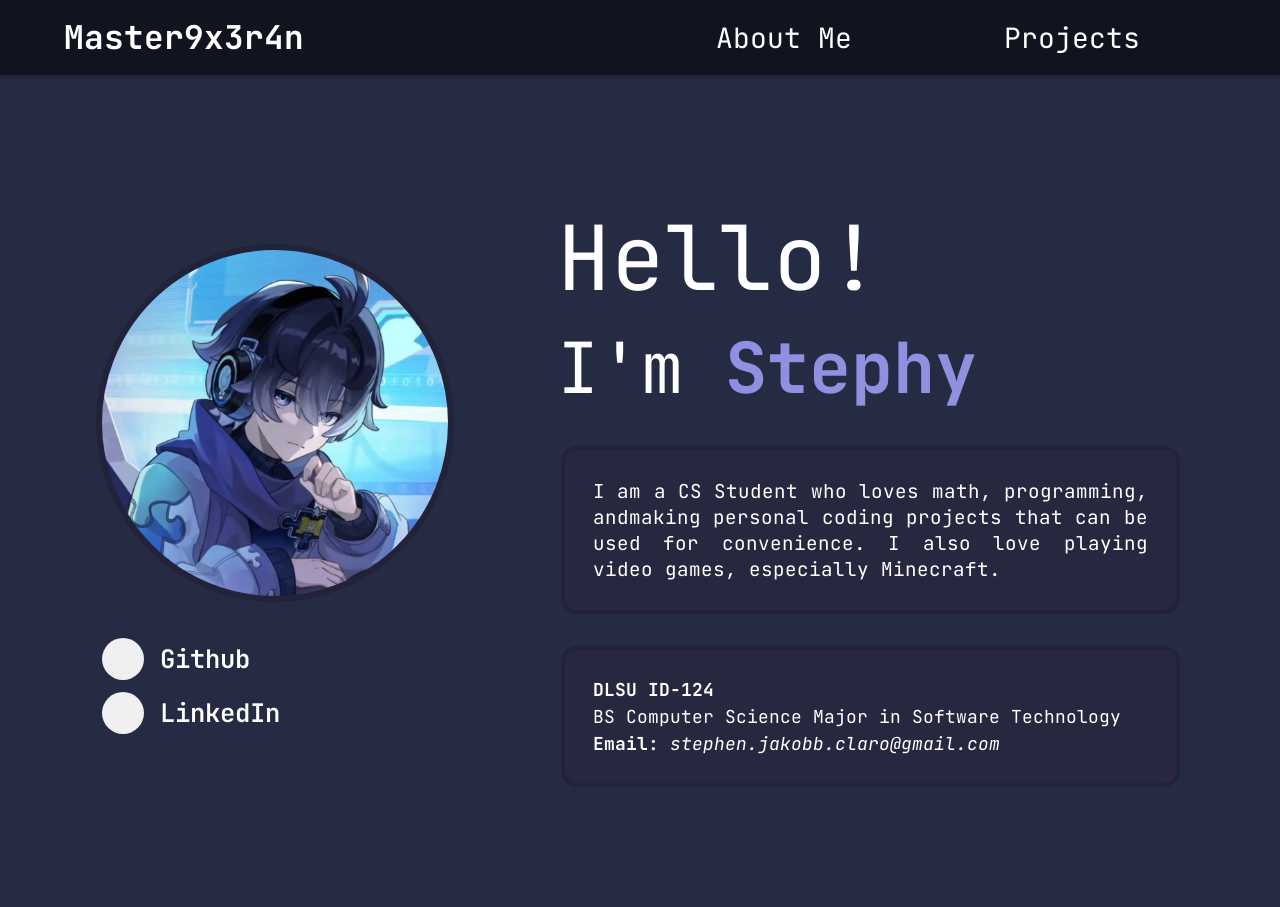
<file: src/index.html>
<!DOCTYPE html>
<html lang="en">
<head>
    <meta charset="UTF-8">
    <meta name="viewport" content="width=device-width, initial-scale=1.0">
    <title>Master9x3r4n</title>

    <link rel="stylesheet" href="./css/index.css">
    
</head>
<body>
    <!-- Nav bar -->
    <div id="header"></div>

    <!-- Content proper -->
    <div class="main-content">
        <!-- Image + links -->
        <div class="left-container">
            <div class="left-content">
                <div class="profile-container">
                    <div class="image-container media-container"></div>
                </div>
                <div class="links-container">
                    <div class="links-content">
                        <ul class="links">
                            <li><div class="link-icon github media-container"></div> 
                                <a class="link-name" href="https://github.com/Master9x3r4n" target="_blank"> Github</a>
                            </li>
                            <li><div class="link-icon linkedin media-container"></div>
                                <a class="link-name" href="https://www.linkedin.com/in/stephen-claro/" target="_blank"> LinkedIn</a>
                            </li>
                        </ul>
                    </div>
                </div>
            </div>
        </div>

        <!-- About me descriptions -->
        <div class="right-container">
            <div class="right-content">
                <div class="introduction">
                    <div class="greeting">Hello!</div>
                    <div class="name">I'm <span id="name">Stephy</span></div>
                </div>
                <div class="about-me">
                    <div class="about-me-container content-container">
                        I am a CS Student who loves math, programming, andmaking personal coding projects that
                        can be used for convenience. I also love playing video games, especially Minecraft.
                    </div>
                </div>
                
                <div class="about-me">
                    <div class="stats-container content-container">
                        <p><strong>DLSU ID-124</strong></p>
                        <p>BS Computer Science Major in Software Technology</p>
                        <p><strong>Email:</strong> <em>stephen.jakobb.claro@gmail.com</em></p>
                    </div>
                </div>
                <!-- <div class="stats">
                    <div class="stats-container content-container">
                        <ul>
                            <li></li>
                            <li></li>
                            <li></li>
                            <li></li>
                        </ul>
                    </div>
                </div> -->
            </div>
        </div>
    </div>

    <script src="./scripts/index.js"></script>
    <script src="./scripts/jquery-4.0.0.min.js"></script>
</body>
</html>
</file>
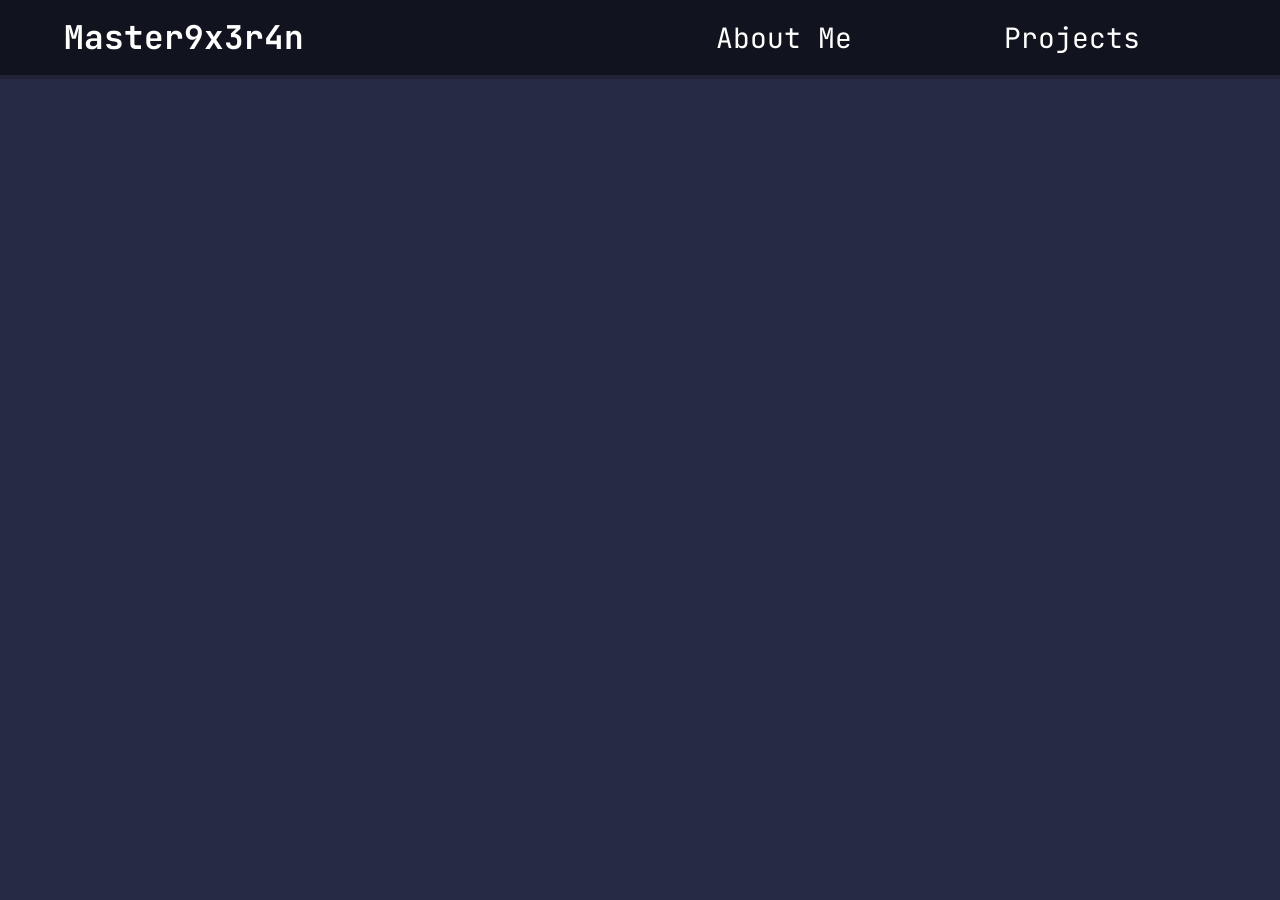
<file: src/contacts.html>
<!DOCTYPE html>
<html lang="en">
<head>
    <meta charset="UTF-8">
    <meta name="viewport" content="width=device-width, initial-scale=1.0">
    <title>Contacts</title>
    <link rel="stylesheet" href="./css/index.css">
</head>
<body>
    <!-- Nav bar -->
    <div id="header"></div>
    
    <script src="./scripts/index.js"></script>
</body>
</html>
</file>
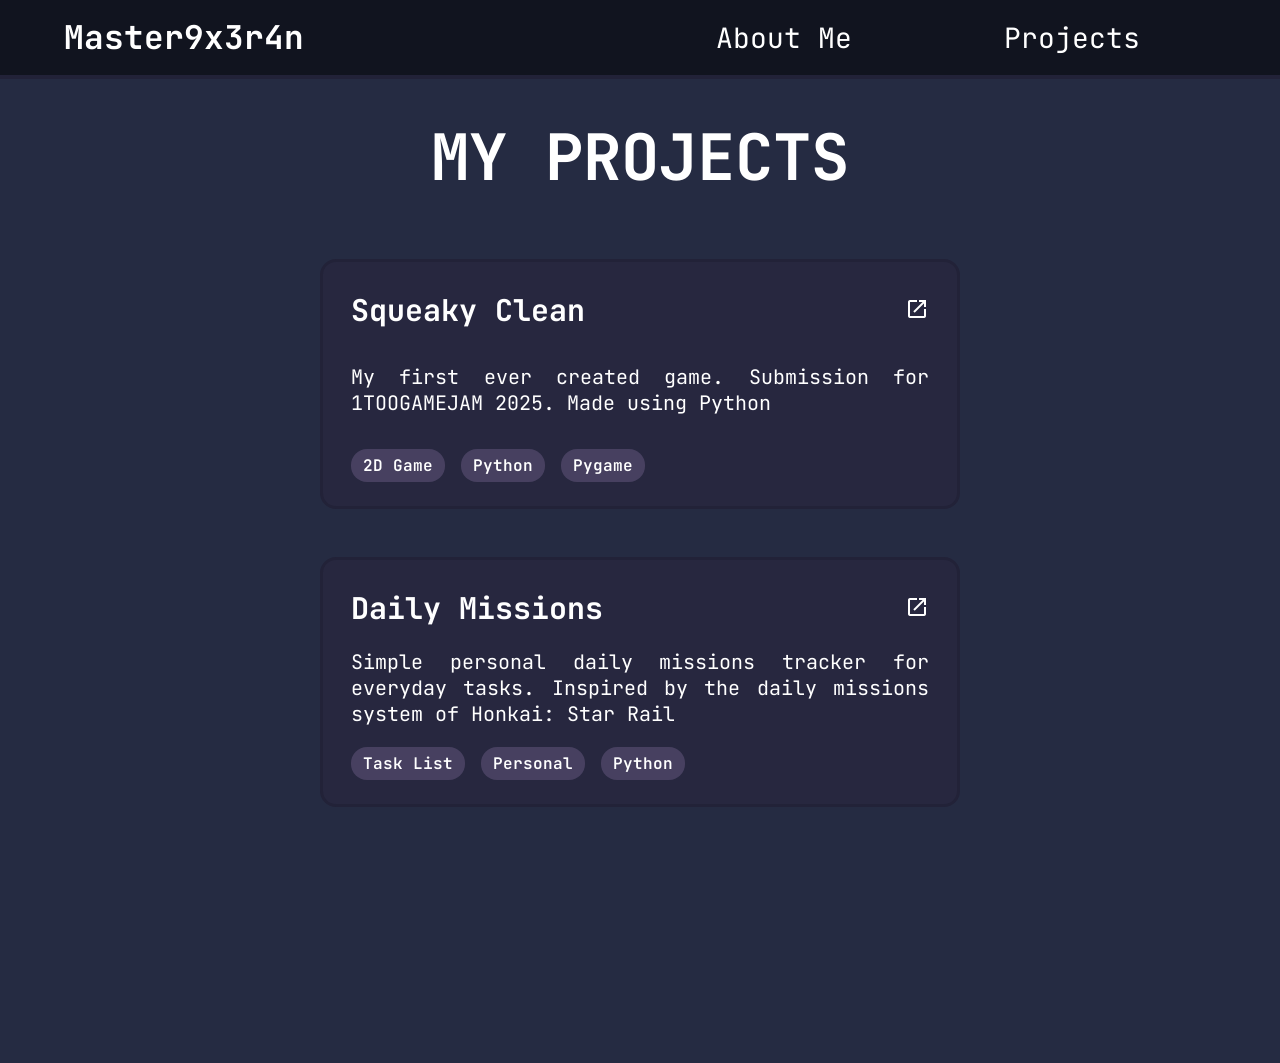
<file: src/projects.html>
<!DOCTYPE html>
<html lang="en">
<head>
    <meta charset="UTF-8">
    <meta name="viewport" content="width=device-width, initial-scale=1.0">
    <title>Projects</title>

    <link rel="stylesheet" href="https://fonts.googleapis.com/css2?family=Material+Symbols+Outlined:opsz,wght,FILL,GRAD@20..48,100..700,0..1,-50..200&icon_names=open_in_new" />
    <link rel="stylesheet" href="./css/index.css">
</head>
<body>
    <!-- Nav bar -->
    <div id="header"></div>
    
    <div class="page-title">
        <h1>MY PROJECTS</h1>
    </div>
    <div class="main-content">
        <div id="projects-container">
            
        </div>
    </div>
    
    <script src="./scripts/jquery-4.0.0.min.js"></script>
    <script src="./scripts/index.js"></script>
    <script src="./scripts/projects.js" type="module"></script>
</body>
</html>
</file>
<file: src/css/index.css>
@import url('https://fonts.googleapis.com/css2?family=JetBrains+Mono:ital,wght@0,100..800;1,100..800&display=swap');

* {
    margin: 0px;
    padding: 0px;
    box-sizing: border-box;
    font-family: "JetBrains Mono", "Lucida Sans", monospace;
    color: white;
}

body {
    background-color: #252b42;
}

#header {
    display: flex;
    flex-flow: row wrap;
    justify-content: space-between;
    align-items: center;
    flex: 1;
    width: 100%;
    height: 8%;
    padding: 16px 64px;
    font-size: 28px;
    background-color: #11141f;
    border-bottom: 4px solid #222238;
    position: sticky;
    top: 0px;
    z-index: 100;
}

.nav {
    display: flex;
    flex-flow: row nowrap;
    justify-content: space-around;
    align-items: center;
    width: 50%;
}

.nav-link {
    text-decoration: none;
}

.nav-link:hover {
    text-decoration: underline;
}

.main-content {
    min-height: 92vh;
    display: flex;
    flex-flow: row nowrap; 
    align-items: stretch;
    padding: 0 5%;
}

.page-title {
    font-size: 32px;
    text-align: center;
    width: 100%;
    margin: 36px 0;
}

.left-container {
    flex: 0 0 40%;
    min-width: 0;
}

.right-container {
    flex: 1 1 0;
    min-width: 0;
}

.left-container, .right-container {
    display: flex;
    flex-flow: column nowrap;
    justify-content: center;
    align-items: center;
    padding: 32px;
}

.left-content {
    display: flex;
    flex-flow: column nowrap;
    gap: 28px;
    width: 100%;
}

.media-container {
    background-size: cover;
    background-position: center;
    background-repeat: no-repeat;
    background-color: #f0f0f0;
    aspect-ratio: 1 / 1;
}

.image-container {
    background-image: url("../media/stephen_lloyd.png");
    border-radius: 50%;
    border: 6px solid #222238;
    width: clamp(160px, 28vw, 550px);
    height: clamp(160px, 28vw, 550px);
}

.image-container:hover {
    border-color: #404073;
}

.links-content ul {
    list-style-type: none;
    font-size: clamp(16px, 2vw, 32px);
    padding: 8px 6px;

    display: flex;
    flex-flow: column nowrap;
    justify-content: space-between;
    gap: 12px;
}

.links-content ul li {
    display: flex;
    align-items: center;
    gap: 16px;
}

.link-icon {
    height: 42px;
    border-radius: 48px;
    flex-shrink: 0;
}

.github {
    background-image: url("https://skillicons.dev/icons?i=github");
}

.linkedin {
    background-image: url("https://skillicons.dev/icons?i=linkedin");
}

.link-name {
    font-weight: 600;
    text-decoration: none;
}

.link-name:hover {
    text-decoration: underline;
}

.right-content {
    display: flex;
    flex-flow: column nowrap;
    justify-content: space-between;
    font-size: clamp(13px, 1.5vw, 24px);
    gap: 24px;
    width: 100%;
}

.introduction {
    font-size: clamp(36px, 5.5vw, 80px);
    color: #4b4b83;
}

.greeting {
    font-size: clamp(46px, 7vw, 100px);
}

.greeting, .name {
    margin: 4px 0px;
}

.introduction span#name {
    font-weight: 700;
    color: #9090e0;
}

.about-me {
    padding: 4px;
}

.content-container {
    border: 4px solid #222238;
    background-color: #27273f;
    padding: 28px;
    border-radius: 16px;
    text-align: justify;
}

.content-container:hover {
    border-color: #2f2f4c;
}


/* projects page */
#projects-container {
    margin: 0px 26px;
    display: flex;
    flex-flow: row wrap;
    align-items: center;
    justify-content: space-around;
    max-height: 600px;

    overflow-y: scroll;
    -ms-overflow-style: none;
    scrollbar-width: none;
}

#projects-container::-webkit-scrollbar {
    display: none;
}

.project-container {
    max-width: 640px;
    min-width: 640px;
    height: 250px;
    margin: 24px;
    border: 3px solid #222238;
    background-color: #27273f;
    padding: 28px;
    padding-bottom: 24px;
    border-radius: 16px;
    font-size: 20px;
}

.project-content {
    display: flex;
    flex-flow: column nowrap;
    justify-content: space-between;
    height: 100%;
}

.project-container:hover {
    border-color: #2f2f4c;
}

.project-header {
    display: flex;
    justify-content: space-between;
    align-items: center;
    font-size: 30px;
    font-weight: 700;
    margin-bottom: 16px;
    color: #c4c4f8;
}

.project-description {
    text-align: justify;
}

.project-link a span:hover {
    padding-bottom: 2px;
    border-bottom: 3px solid white;
}

.labels-container {
    margin-top: 16px;
}

.labels-container ul {
    display: flex;
    justify-content: flex-start;
    align-items: space-between;
    list-style-type: none;
    gap: 16px;
}

.labels-container ul li {
    font-size: 16px;
    border-radius: 16px;
    background-color: #4e4667d6;
    padding: 6px 12px;
    font-weight: 600;
}

.labels-container ul li:hover {
    text-decoration: underline;
}

.stats-container {
    text-align: left;
    font-size: clamp(13px, 1.4vw, 22px);
    display: flex;
    flex-flow: column nowrap;
    gap: 4px;
}


/* mobile layout */
@media (max-width: 600px) {

    #header {
        flex-direction: column;
        align-items: flex-start;
        gap: 10px;
        padding: 14px 20px;
        font-size: 18px;
        height: auto;
    }

    .nav {
        width: 100%;
        justify-content: flex-start;
        gap: 24px;
    }

    .main-content {
        flex-flow: column nowrap;
        min-height: unset;
    }

    .left-container,
    .right-container {
        flex: unset;
        width: 100%;
        margin: 0;
        padding: 20px 16px;
    }

    .image-container {
        width: 220px;
        height: 220px;
    }

    .links-content ul {
        font-size: 20px;
    }

    .right-content {
        gap: 16px;
    }

    .content-container {
        padding: 18px;
    }

    #projects-container {
        margin: 0 12px;
        max-height: none;
    }

    .project-container {
        min-width: 0;
        max-width: 100%;
        width: 100%;
        height: auto;
        margin: 12px 0;
    }

    .labels-container ul {
        flex-wrap: wrap;
    }
}
</file>
